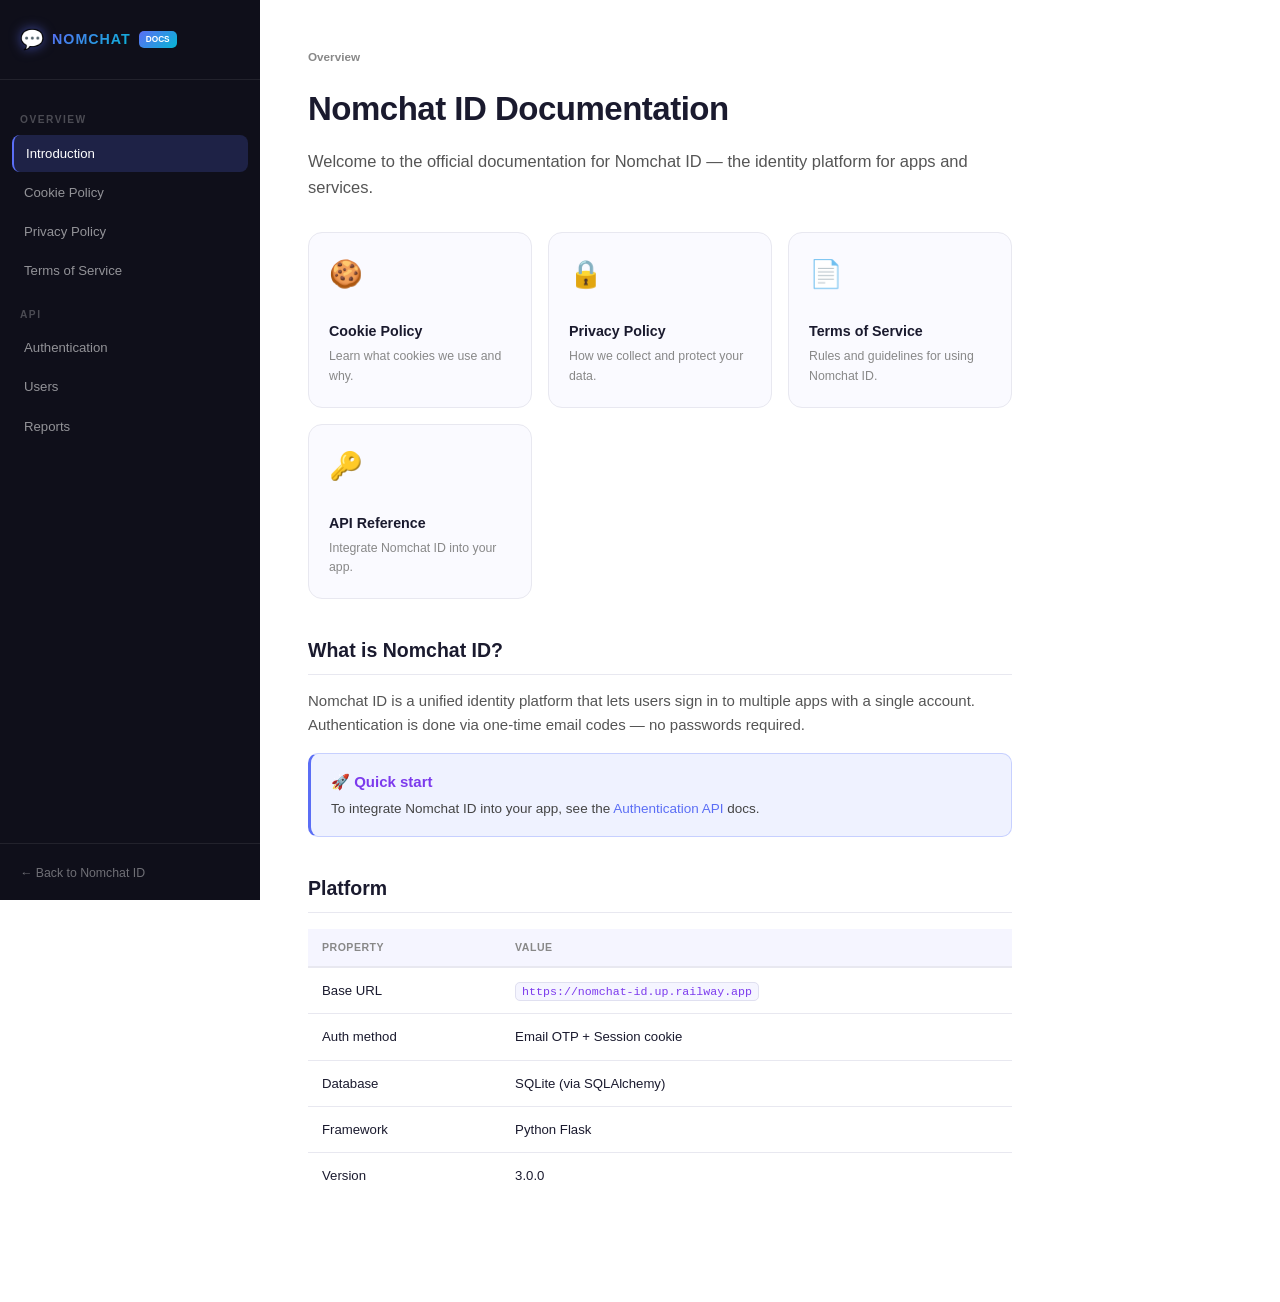
<file: docs/index.html>
<!DOCTYPE html>
<html lang="en">
<head>
    <meta charset="UTF-8">
    <meta name="viewport" content="width=device-width, initial-scale=1.0">
    <title>Nomchat ID Docs</title>
    <link rel="stylesheet" href="/docs/style.css">
</head>
<body>
    <nav class="sidebar">
        <div class="sidebar-logo">
            <span class="logo-icon">💬</span>
            <span class="logo-name">NOMCHAT</span>
            <span class="logo-badge">DOCS</span>
        </div>
        <div class="sidebar-nav">
            <div class="nav-section">Overview</div>
            <a href="/docs/index.html" class="nav-link active">Introduction</a>
            <a href="/docs/cookies.html" class="nav-link">Cookie Policy</a>
            <a href="/docs/privacy.html" class="nav-link">Privacy Policy</a>
            <a href="/docs/terms.html" class="nav-link">Terms of Service</a>
            <div class="nav-section">API</div>
            <a href="/docs/api-auth.html" class="nav-link">Authentication</a>
            <a href="/docs/api-users.html" class="nav-link">Users</a>
            <a href="/docs/api-reports.html" class="nav-link">Reports</a>
        </div>
        <div class="sidebar-footer">
            <a href="https://nomchat-id.up.railway.app" target="_blank" class="back-link">← Back to Nomchat ID</a>
        </div>
    </nav>

    <main class="content">
        <div class="content-inner">
            <div class="breadcrumb">Overview</div>
            <h1>Nomchat ID Documentation</h1>
            <p class="lead">Welcome to the official documentation for Nomchat ID — the identity platform for apps and services.</p>

            <div class="cards-grid">
                <a href="/docs/cookies.html" class="doc-card">
                    <div class="doc-card-icon">🍪</div>
                    <h3>Cookie Policy</h3>
                    <p>Learn what cookies we use and why.</p>
                </a>
                <a href="/docs/privacy.html" class="doc-card">
                    <div class="doc-card-icon">🔒</div>
                    <h3>Privacy Policy</h3>
                    <p>How we collect and protect your data.</p>
                </a>
                <a href="/docs/terms.html" class="doc-card">
                    <div class="doc-card-icon">📄</div>
                    <h3>Terms of Service</h3>
                    <p>Rules and guidelines for using Nomchat ID.</p>
                </a>
                <a href="/docs/api-auth.html" class="doc-card">
                    <div class="doc-card-icon">🔑</div>
                    <h3>API Reference</h3>
                    <p>Integrate Nomchat ID into your app.</p>
                </a>
            </div>

            <h2>What is Nomchat ID?</h2>
            <p>Nomchat ID is a unified identity platform that lets users sign in to multiple apps with a single account. Authentication is done via one-time email codes — no passwords required.</p>

            <div class="info-box">
                <strong>🚀 Quick start</strong>
                <p>To integrate Nomchat ID into your app, see the <a href="/docs/api-auth.html">Authentication API</a> docs.</p>
            </div>

            <h2>Platform</h2>
            <table class="doc-table">
                <tr><th>Property</th><th>Value</th></tr>
                <tr><td>Base URL</td><td><code>https://nomchat-id.up.railway.app</code></td></tr>
                <tr><td>Auth method</td><td>Email OTP + Session cookie</td></tr>
                <tr><td>Database</td><td>SQLite (via SQLAlchemy)</td></tr>
                <tr><td>Framework</td><td>Python Flask</td></tr>
                <tr><td>Version</td><td>3.0.0</td></tr>
            </table>
        </div>
    </main>
</body>
</html>
</file>
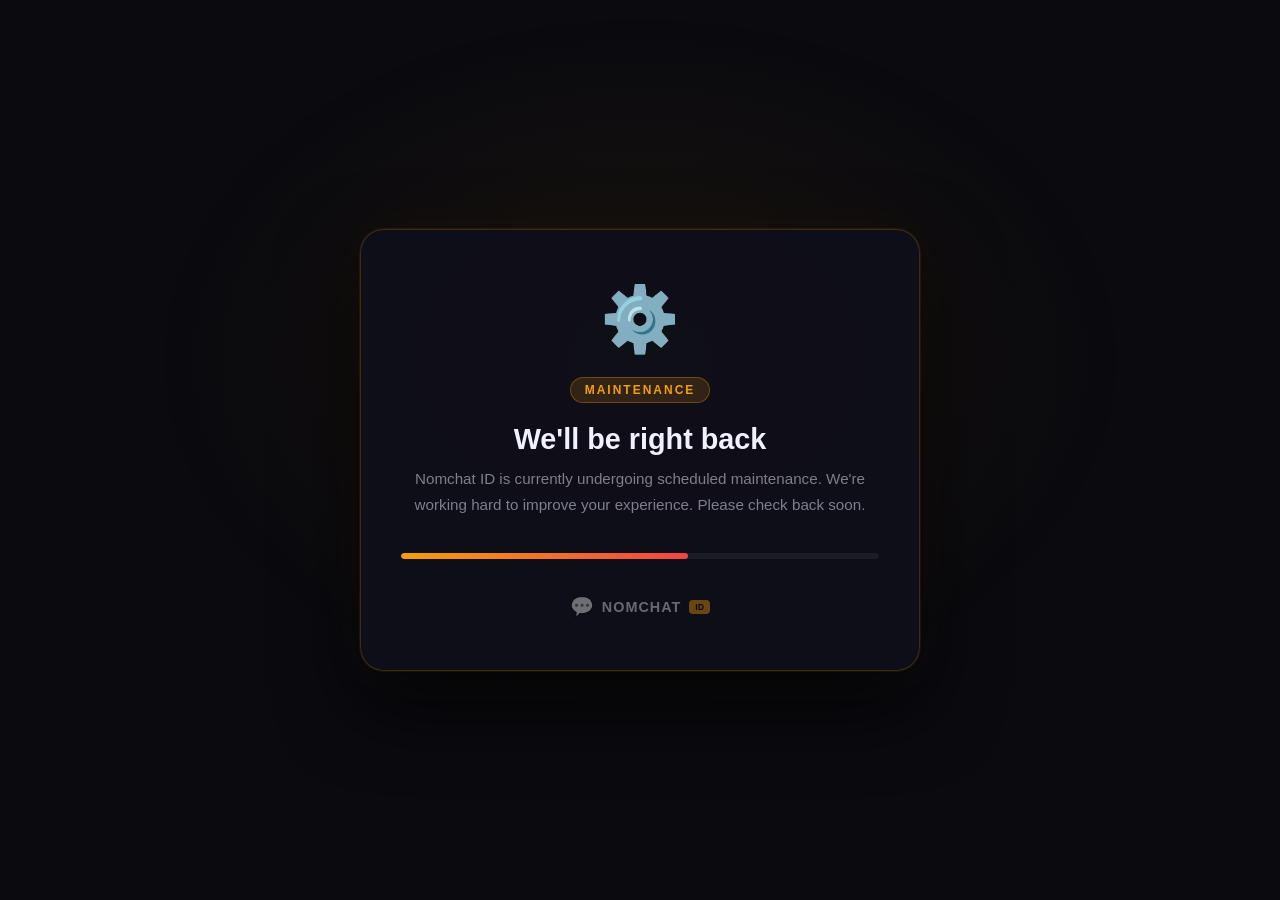
<file: maintenance.html>
<!DOCTYPE html>
<html lang="en">
<head>
    <meta charset="UTF-8">
    <meta name="viewport" content="width=device-width, initial-scale=1.0">
    <title>Maintenance — Nomchat ID</title>
    <style>
*, *::before, *::after { margin:0; padding:0; box-sizing:border-box; }
body {
    font-family:-apple-system,BlinkMacSystemFont,'Segoe UI',Arial,sans-serif;
    background:#0a0a0f; color:#f0f0ff; min-height:100vh;
    display:flex; align-items:center; justify-content:center; padding:24px;
    overflow:hidden;
}
body::before {
    content:''; position:fixed; inset:0;
    background:radial-gradient(ellipse 700px 500px at 50% 40%, rgba(245,158,11,0.07) 0%, transparent 70%);
    pointer-events:none;
}
.card {
    max-width:560px; width:100%;
    background:rgba(15,15,26,0.95);
    border:1px solid rgba(245,158,11,0.2);
    border-radius:24px; padding:52px 40px;
    text-align:center; position:relative; z-index:1;
    box-shadow:0 0 0 1px rgba(245,158,11,0.08), 0 32px 80px rgba(0,0,0,0.7), 0 0 60px rgba(245,158,11,0.05);
    animation:appear 0.5s ease;
}
@keyframes appear { from{opacity:0;transform:translateY(20px)} to{opacity:1;transform:translateY(0)} }

.icon { font-size:4em; margin-bottom:20px; display:block; animation:spin 4s linear infinite; }
@keyframes spin { 0%{transform:rotate(0deg)} 100%{transform:rotate(360deg)} }

.badge {
    display:inline-block; padding:5px 14px; border-radius:99px;
    background:rgba(245,158,11,0.15); border:1px solid rgba(245,158,11,0.3);
    color:#f59e0b; font-size:0.75em; font-weight:800;
    letter-spacing:2px; text-transform:uppercase; margin-bottom:20px;
}
h1 { font-size:1.8em; font-weight:900; margin-bottom:10px; }
.sub { color:rgba(240,240,255,0.5); font-size:0.95em; line-height:1.7; margin-bottom:36px; }

.progress-wrap { background:rgba(255,255,255,0.06); border-radius:99px; height:6px; margin-bottom:36px; overflow:hidden; }
.progress-bar {
    height:100%; border-radius:99px;
    background:linear-gradient(90deg,#f59e0b,#ef4444,#f59e0b);
    background-size:200% 100%;
    animation:progress 2s linear infinite;
    width:60%;
}
@keyframes progress { 0%{background-position:0% 0%} 100%{background-position:200% 0%} }

.logo { display:inline-flex; align-items:center; gap:8px; text-decoration:none; opacity:0.4; transition:opacity 0.2s; }
.logo:hover { opacity:0.7; }
.logo-icon { font-size:1.2em; }
.logo-name { font-weight:900; font-size:0.9em; color:#f0f0ff; letter-spacing:1px; }
.logo-badge { background:#f59e0b; color:#000; font-size:0.55em; font-weight:900; padding:2px 6px; border-radius:4px; }
    </style>
</head>
<body>
<div class="card">
    <span class="icon">⚙️</span>
    <div class="badge">Maintenance</div>
    <h1>We'll be right back</h1>
    <p class="sub">Nomchat ID is currently undergoing scheduled maintenance. We're working hard to improve your experience. Please check back soon.</p>
    <div class="progress-wrap"><div class="progress-bar"></div></div>
    <a href="/" class="logo">
        <span class="logo-icon">💬</span>
        <span class="logo-name">NOMCHAT</span>
        <span class="logo-badge">ID</span>
    </a>
</div>
</body>
</html>
</file>
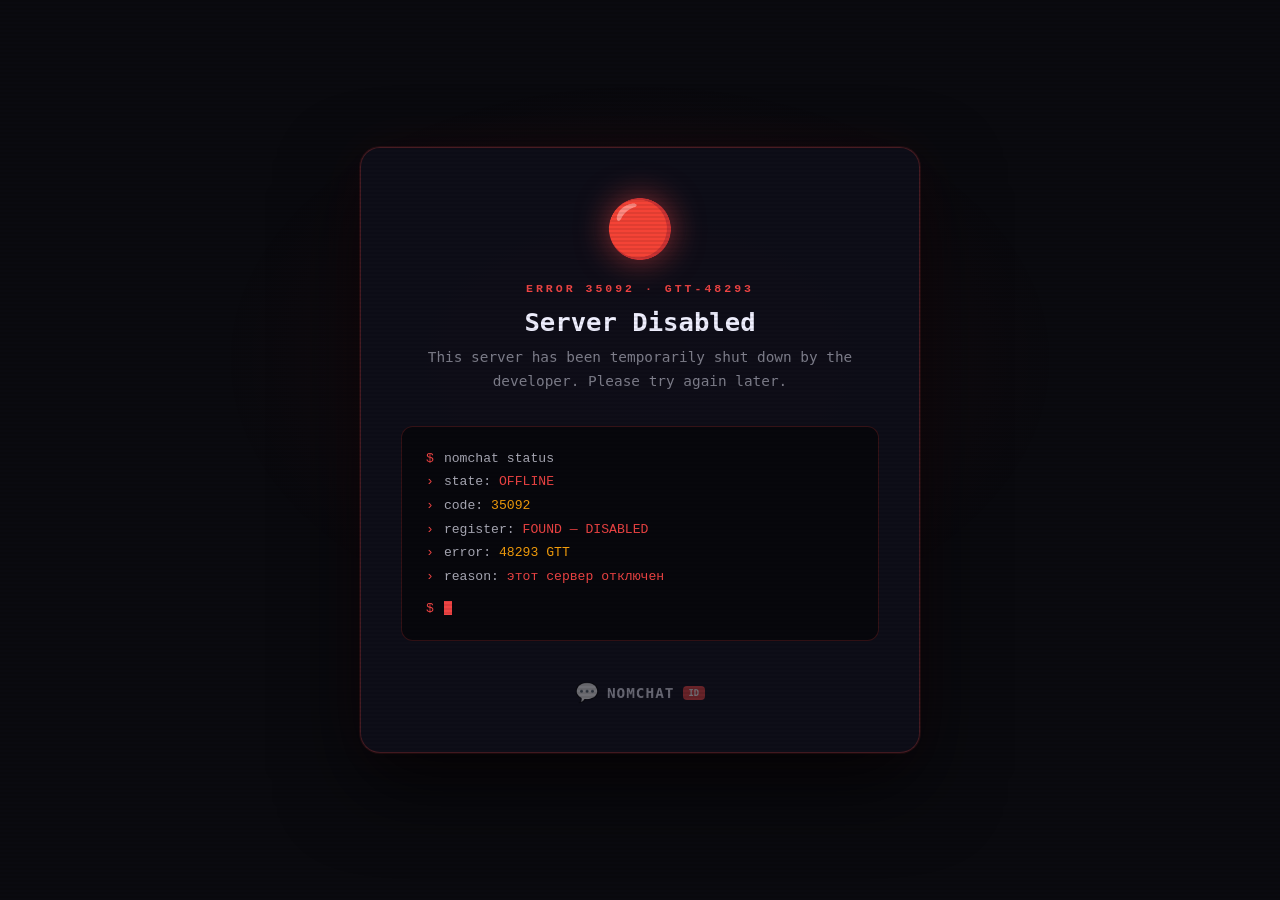
<file: offline.html>
<!DOCTYPE html>
<html lang="en">
<head>
    <meta charset="UTF-8">
    <meta name="viewport" content="width=device-width, initial-scale=1.0">
    <title>35092 — Server Disabled</title>
    <style>
        *, *::before, *::after { margin: 0; padding: 0; box-sizing: border-box; }
        body {
            font-family: -apple-system, BlinkMacSystemFont, 'Segoe UI', monospace, Arial, sans-serif;
            background: #0a0a0f;
            color: #f0f0ff;
            min-height: 100vh;
            display: flex;
            align-items: center;
            justify-content: center;
            padding: 24px;
            overflow: hidden;
        }

        /* Scanlines effect */
        body::before {
            content: '';
            position: fixed; inset: 0;
            background: repeating-linear-gradient(
                0deg,
                transparent,
                transparent 2px,
                rgba(0,0,0,0.08) 2px,
                rgba(0,0,0,0.08) 4px
            );
            pointer-events: none; z-index: 10;
        }

        /* Red glow bg */
        body::after {
            content: '';
            position: fixed; inset: 0;
            background: radial-gradient(ellipse 600px 400px at 50% 40%, rgba(239,68,68,0.08) 0%, transparent 70%);
            pointer-events: none;
        }

        .card {
            max-width: 560px; width: 100%;
            background: rgba(15,15,26,0.95);
            border: 1px solid rgba(239,68,68,0.25);
            border-radius: 20px;
            padding: 48px 40px;
            text-align: center;
            position: relative; z-index: 1;
            box-shadow: 0 0 0 1px rgba(239,68,68,0.1), 0 32px 80px rgba(0,0,0,0.7), 0 0 60px rgba(239,68,68,0.06);
            animation: appear 0.5s ease;
        }
        @keyframes appear {
            from { opacity: 0; transform: translateY(20px); }
            to   { opacity: 1; transform: translateY(0); }
        }

        .error-icon {
            font-size: 3.5em;
            margin-bottom: 20px;
            display: block;
            animation: pulse 2s ease-in-out infinite;
            filter: drop-shadow(0 0 16px rgba(239,68,68,0.6));
        }
        @keyframes pulse {
            0%, 100% { transform: scale(1); }
            50%       { transform: scale(1.05); }
        }

        .error-code {
            font-size: 0.72em;
            font-weight: 800;
            letter-spacing: 3px;
            text-transform: uppercase;
            color: #ef4444;
            margin-bottom: 12px;
            font-family: 'Courier New', monospace;
        }

        h1 {
            font-size: 1.6em;
            font-weight: 900;
            margin-bottom: 8px;
            color: #f0f0ff;
        }

        .sub {
            font-size: 0.9em;
            color: rgba(240,240,255,0.5);
            line-height: 1.7;
            margin-bottom: 32px;
        }

        .terminal {
            background: rgba(0,0,0,0.5);
            border: 1px solid rgba(239,68,68,0.2);
            border-radius: 12px;
            padding: 20px 24px;
            text-align: left;
            font-family: 'Courier New', monospace;
            font-size: 0.82em;
            line-height: 1.8;
            margin-bottom: 32px;
        }
        .t-line { display: flex; gap: 10px; }
        .t-prompt { color: #ef4444; flex-shrink: 0; }
        .t-text { color: rgba(240,240,255,0.7); }
        .t-val { color: #f59e0b; }
        .t-err { color: #ef4444; }
        .t-ok  { color: #10b981; }

        .logo {
            display: inline-flex; align-items: center; gap: 8px;
            text-decoration: none;
            opacity: 0.4;
            transition: opacity 0.2s;
            margin-top: 8px;
        }
        .logo:hover { opacity: 0.7; }
        .logo-icon { font-size: 1.2em; }
        .logo-name { font-weight: 900; font-size: 0.9em; color: #f0f0ff; letter-spacing: 1px; }
        .logo-badge { background: #ef4444; color: #fff; font-size: 0.55em; font-weight: 900; padding: 2px 6px; border-radius: 4px; }

        /* Blinking cursor */
        .cursor {
            display: inline-block; width: 8px; height: 14px;
            background: #ef4444; vertical-align: middle;
            animation: blink 1s step-end infinite;
        }
        @keyframes blink { 0%,100%{opacity:1} 50%{opacity:0} }
    </style>
</head>
<body>
<div class="card">
    <span class="error-icon">🔴</span>
    <div class="error-code">ERROR 35092 · GTT-48293</div>
    <h1>Server Disabled</h1>
    <p class="sub">This server has been temporarily shut down by the developer. Please try again later.</p>

    <div class="terminal">
        <div class="t-line"><span class="t-prompt">$</span><span class="t-text">nomchat status</span></div>
        <div class="t-line"><span class="t-prompt">›</span><span class="t-text">state: <span class="t-err">OFFLINE</span></span></div>
        <div class="t-line"><span class="t-prompt">›</span><span class="t-text">code: <span class="t-val">35092</span></span></div>
        <div class="t-line"><span class="t-prompt">›</span><span class="t-text">register: <span class="t-err">FOUND — DISABLED</span></span></div>
        <div class="t-line"><span class="t-prompt">›</span><span class="t-text">error: <span class="t-val">48293 GTT</span></span></div>
        <div class="t-line"><span class="t-prompt">›</span><span class="t-text">reason: <span class="t-err">этот сервер отключен</span></span></div>
        <div class="t-line" style="margin-top:8px"><span class="t-prompt">$</span><span class="t-text"><span class="cursor"></span></span></div>
    </div>

    <a href="/" class="logo">
        <span class="logo-icon">💬</span>
        <span class="logo-name">NOMCHAT</span>
        <span class="logo-badge">ID</span>
    </a>
</div>
</body>
</html>
</file>
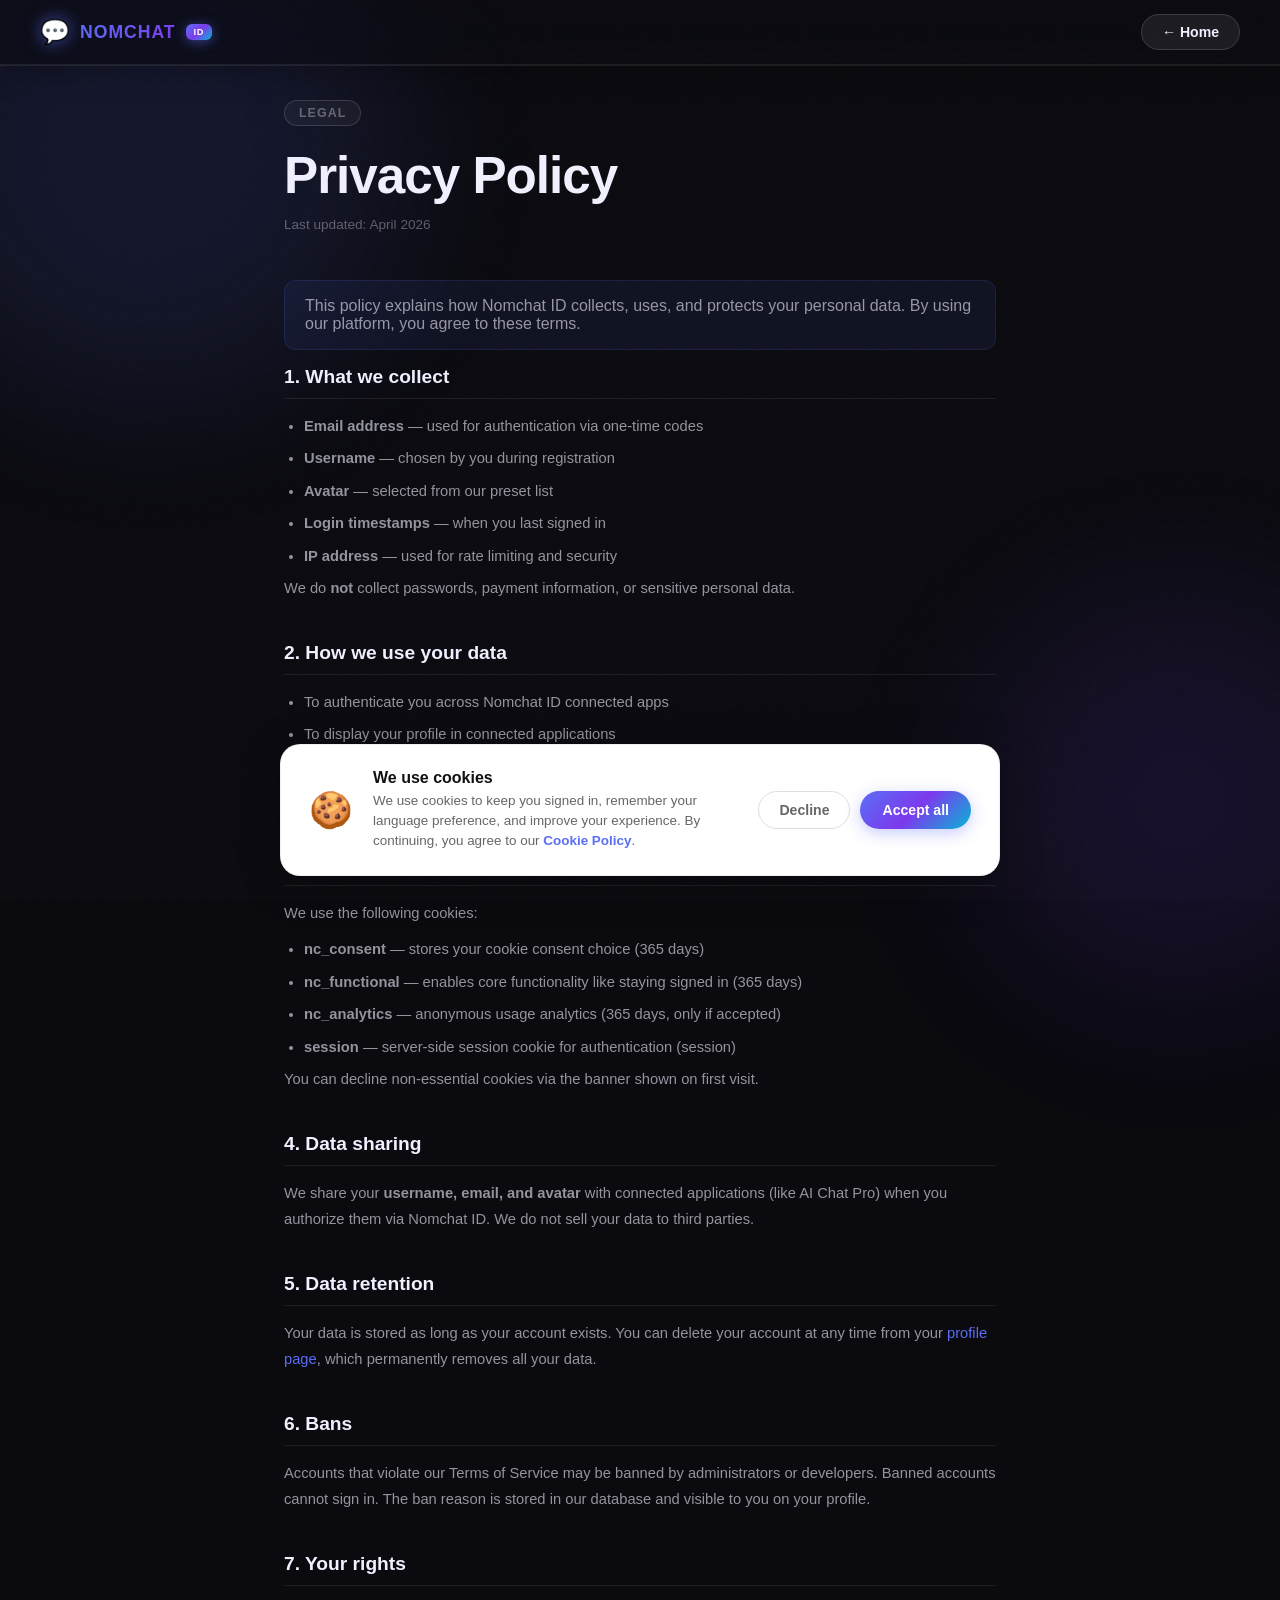
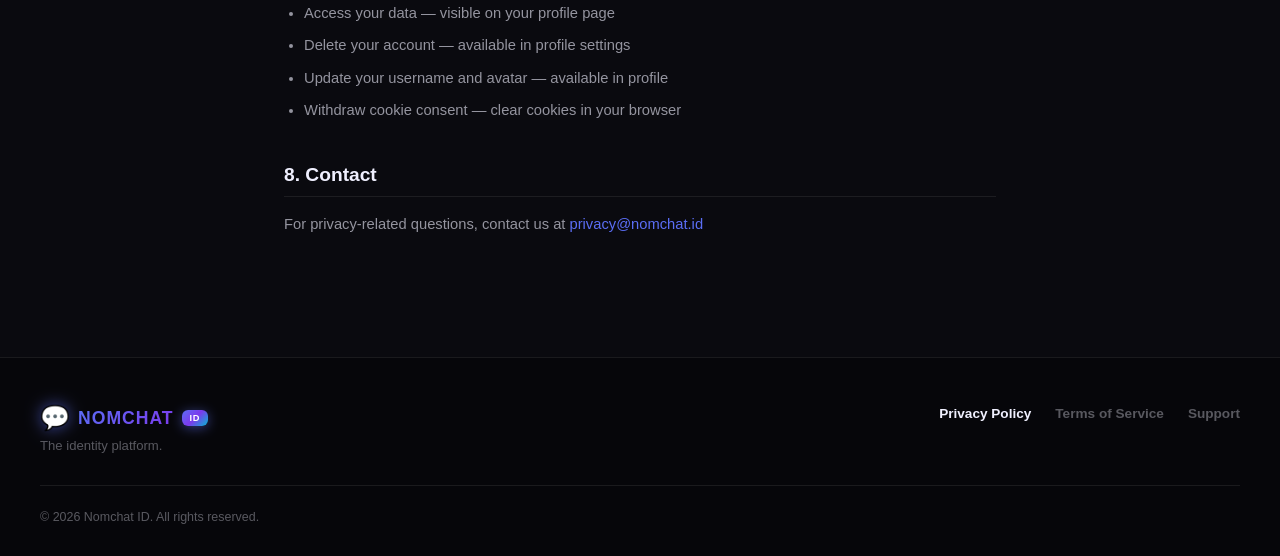
<file: privacy.html>
<!DOCTYPE html>
<html lang="en">
<head>
    <meta charset="UTF-8">
    <meta name="viewport" content="width=device-width, initial-scale=1.0">
    <title>Privacy Policy — Nomchat ID</title>
    <link rel="stylesheet" href="main.css">
    <style>
        .policy-wrap { max-width: 760px; margin: 0 auto; padding: 100px 24px 80px; position: relative; z-index: 1; }
        .policy-badge { display: inline-block; padding: 5px 14px; border-radius: 99px; background: var(--surface); border: 1px solid var(--border2); color: var(--text3); font-size: 0.78em; font-weight: 700; letter-spacing: 1px; text-transform: uppercase; margin-bottom: 20px; }
        .policy-title { font-size: clamp(2em, 5vw, 3.2em); font-weight: 900; letter-spacing: -1px; margin-bottom: 12px; }
        .policy-updated { color: var(--text3); font-size: 0.85em; margin-bottom: 48px; }
        .policy-section { margin-bottom: 40px; }
        .policy-section h2 { font-size: 1.2em; font-weight: 800; margin-bottom: 14px; padding-bottom: 10px; border-bottom: 1px solid var(--border); }
        .policy-section p, .policy-section li { font-size: 0.92em; color: var(--text2); line-height: 1.8; margin-bottom: 10px; }
        .policy-section ul { padding-left: 20px; }
        .policy-section li { margin-bottom: 6px; }
        .policy-section a { color: var(--accent); text-decoration: none; }
        .policy-section a:hover { text-decoration: underline; }
        .highlight { background: rgba(91,110,245,0.08); border: 1px solid rgba(91,110,245,0.15); border-radius: 12px; padding: 16px 20px; margin-bottom: 16px; }
        .highlight p { margin: 0; color: var(--text2); }
    </style>
</head>
<body>
<div class="orb orb-1"></div>
<div class="orb orb-2"></div>

<header class="nc-header">
    <div class="nc-header-inner">
        <a href="index.html" class="nc-logo">
            <span class="nc-logo-icon">💬</span>
            <span class="nc-logo-name">NOMCHAT</span>
            <span class="nc-logo-badge">ID</span>
        </a>
        <div style="margin-left:auto">
            <a href="index.html" class="nc-header-btn">← Home</a>
        </div>
    </div>
</header>

<div class="policy-wrap">
    <div class="policy-badge">Legal</div>
    <h1 class="policy-title">Privacy Policy</h1>
    <p class="policy-updated">Last updated: April 2026</p>

    <div class="highlight">
        <p>This policy explains how Nomchat ID collects, uses, and protects your personal data. By using our platform, you agree to these terms.</p>
    </div>

    <div class="policy-section">
        <h2>1. What we collect</h2>
        <ul>
            <li><strong>Email address</strong> — used for authentication via one-time codes</li>
            <li><strong>Username</strong> — chosen by you during registration</li>
            <li><strong>Avatar</strong> — selected from our preset list</li>
            <li><strong>Login timestamps</strong> — when you last signed in</li>
            <li><strong>IP address</strong> — used for rate limiting and security</li>
        </ul>
        <p>We do <strong>not</strong> collect passwords, payment information, or sensitive personal data.</p>
    </div>

    <div class="policy-section">
        <h2>2. How we use your data</h2>
        <ul>
            <li>To authenticate you across Nomchat ID connected apps</li>
            <li>To display your profile in connected applications</li>
            <li>To prevent abuse and enforce our Terms of Service</li>
            <li>To send verification codes to your email</li>
        </ul>
    </div>

    <div class="policy-section">
        <h2>3. Cookies</h2>
        <p>We use the following cookies:</p>
        <ul>
            <li><strong>nc_consent</strong> — stores your cookie consent choice (365 days)</li>
            <li><strong>nc_functional</strong> — enables core functionality like staying signed in (365 days)</li>
            <li><strong>nc_analytics</strong> — anonymous usage analytics (365 days, only if accepted)</li>
            <li><strong>session</strong> — server-side session cookie for authentication (session)</li>
        </ul>
        <p>You can decline non-essential cookies via the banner shown on first visit.</p>
    </div>

    <div class="policy-section">
        <h2>4. Data sharing</h2>
        <p>We share your <strong>username, email, and avatar</strong> with connected applications (like AI Chat Pro) when you authorize them via Nomchat ID. We do not sell your data to third parties.</p>
    </div>

    <div class="policy-section">
        <h2>5. Data retention</h2>
        <p>Your data is stored as long as your account exists. You can delete your account at any time from your <a href="profile.html">profile page</a>, which permanently removes all your data.</p>
    </div>

    <div class="policy-section">
        <h2>6. Bans</h2>
        <p>Accounts that violate our Terms of Service may be banned by administrators or developers. Banned accounts cannot sign in. The ban reason is stored in our database and visible to you on your profile.</p>
    </div>

    <div class="policy-section">
        <h2>7. Your rights</h2>
        <ul>
            <li>Access your data — visible on your profile page</li>
            <li>Delete your account — available in profile settings</li>
            <li>Update your username and avatar — available in profile</li>
            <li>Withdraw cookie consent — clear cookies in your browser</li>
        </ul>
    </div>

    <div class="policy-section">
        <h2>8. Contact</h2>
        <p>For privacy-related questions, contact us at <a href="mailto:privacy@nomchat.id">privacy@nomchat.id</a></p>
    </div>
</div>

<footer class="nc-footer">
    <div class="nc-footer-inner">
        <div>
            <a href="index.html" class="nc-footer-logo">
                <span class="nc-logo-icon">💬</span>
                <span class="nc-logo-name">NOMCHAT</span>
                <span class="nc-logo-badge">ID</span>
            </a>
            <p class="nc-footer-tagline">The identity platform.</p>
        </div>
        <div class="nc-footer-links">
            <a href="https://nomchat-id.up.railway.app/docs/privacy.html" target="_blank" style="color:var(--text)">Privacy Policy</a>
            <a href="https://nomchat-id.up.railway.app/docs/terms.html" target="_blank">Terms of Service</a>
            <a href="https://nomchat-id.up.railway.app/docs/report.html" target="_blank">Support</a>
        </div>
    </div>
    <div class="nc-footer-bottom">© 2026 Nomchat ID. All rights reserved.</div>
</footer>
<script src="cookies.js"></script>
</body>
</html>
</file>
<file: docs/style.css>
*, *::before, *::after { margin: 0; padding: 0; box-sizing: border-box; }

:root {
    --bg: #ffffff;
    --sidebar-bg: #0f0f1a;
    --sidebar-w: 260px;
    --text: #1a1a2e;
    --text2: #555;
    --text3: #888;
    --border: #e8e8f0;
    --accent: #5b6ef5;
    --accent2: #7c3aed;
    --green: #10b981;
    --red: #ef4444;
    --gold: #f59e0b;
    --code-bg: #f5f5ff;
    --grad: linear-gradient(135deg, #5b6ef5, #7c3aed);
}

body {
    font-family: -apple-system, BlinkMacSystemFont, 'Segoe UI', Arial, sans-serif;
    background: var(--bg);
    color: var(--text);
    display: flex;
    min-height: 100vh;
    font-size: 15px;
    line-height: 1.6;
}

/* ── SIDEBAR ── */
.sidebar {
    width: var(--sidebar-w);
    background: var(--sidebar-bg);
    position: fixed; top: 0; left: 0; bottom: 0;
    display: flex; flex-direction: column;
    overflow-y: auto;
    z-index: 10;
}

.sidebar-logo {
    padding: 24px 20px;
    display: flex; align-items: center; gap: 8px;
    border-bottom: 1px solid rgba(255,255,255,0.08);
    flex-shrink: 0;
}
.logo-icon { font-size: 1.3em; filter: drop-shadow(0 0 6px rgba(91,110,245,0.6)); }
.logo-name {
    font-weight: 900; font-size: 0.95em; letter-spacing: 1px;
    background: linear-gradient(135deg, #5b6ef5, #06b6d4);
    -webkit-background-clip: text; -webkit-text-fill-color: transparent;
    background-clip: text;
}
.logo-badge {
    background: linear-gradient(135deg, #5b6ef5, #06b6d4);
    color: #fff; font-size: 0.55em; font-weight: 900;
    padding: 2px 7px; border-radius: 5px;
}

.sidebar-nav { flex: 1; padding: 16px 12px; }
.nav-section {
    font-size: 0.68em; font-weight: 800; letter-spacing: 1.5px;
    text-transform: uppercase; color: rgba(255,255,255,0.25);
    padding: 16px 8px 6px;
}
.nav-link {
    display: block; padding: 8px 12px; border-radius: 8px;
    color: rgba(255,255,255,0.55); font-size: 0.88em; font-weight: 500;
    text-decoration: none; transition: all 0.15s; margin-bottom: 2px;
}
.nav-link:hover { background: rgba(255,255,255,0.07); color: rgba(255,255,255,0.9); }
.nav-link.active {
    background: rgba(91,110,245,0.2); color: #fff;
    border-left: 2px solid #5b6ef5;
}

.sidebar-footer {
    padding: 16px 20px;
    border-top: 1px solid rgba(255,255,255,0.08);
    flex-shrink: 0;
}
.back-link {
    color: rgba(255,255,255,0.4); font-size: 0.82em;
    text-decoration: none; transition: color 0.2s;
}
.back-link:hover { color: rgba(255,255,255,0.8); }

/* ── CONTENT ── */
.content { margin-left: var(--sidebar-w); flex: 1; }
.content-inner {
    max-width: 800px; padding: 48px 48px 80px;
}

.breadcrumb {
    font-size: 0.78em; color: var(--text3); margin-bottom: 16px;
    font-weight: 600;
}

h1 { font-size: 2.2em; font-weight: 900; letter-spacing: -0.5px; margin-bottom: 12px; color: var(--text); }
h2 { font-size: 1.3em; font-weight: 800; margin: 36px 0 14px; color: var(--text); padding-bottom: 8px; border-bottom: 1px solid var(--border); }
h3 { font-size: 1.05em; font-weight: 700; margin: 24px 0 10px; color: var(--text); }
h4 { font-size: 0.85em; font-weight: 700; color: var(--text3); text-transform: uppercase; letter-spacing: 0.5px; margin: 16px 0 8px; }

p { color: var(--text2); margin-bottom: 14px; }
.lead { font-size: 1.1em; color: var(--text2); margin-bottom: 32px; }

a { color: var(--accent); text-decoration: none; }
a:hover { text-decoration: underline; }

ul, ol { padding-left: 20px; color: var(--text2); margin-bottom: 14px; }
li { margin-bottom: 6px; }

/* ── CODE ── */
code {
    background: var(--code-bg); border: 1px solid #e0e0f0;
    padding: 2px 6px; border-radius: 5px;
    font-family: 'Courier New', monospace; font-size: 0.88em;
    color: var(--accent2);
}
pre {
    background: #1a1a2e; border-radius: 12px;
    padding: 20px 24px; margin: 12px 0 20px;
    overflow-x: auto;
}
pre code {
    background: none; border: none; padding: 0;
    color: #e0e0ff; font-size: 0.88em; line-height: 1.7;
}

/* ── TABLE ── */
.doc-table {
    width: 100%; border-collapse: collapse;
    margin: 16px 0 24px; font-size: 0.88em;
}
.doc-table th {
    background: #f5f5ff; padding: 10px 14px;
    text-align: left; font-weight: 700; font-size: 0.8em;
    text-transform: uppercase; letter-spacing: 0.5px;
    color: var(--text3); border-bottom: 2px solid var(--border);
}
.doc-table td {
    padding: 12px 14px; border-bottom: 1px solid var(--border);
    vertical-align: top;
}
.doc-table tr:last-child td { border-bottom: none; }
.doc-table tr:hover td { background: #fafaff; }

/* ── BOXES ── */
.info-box {
    background: #eff2ff; border: 1px solid #c7d0ff;
    border-left: 3px solid var(--accent);
    border-radius: 10px; padding: 16px 20px; margin: 16px 0;
}
.info-box strong { display: block; margin-bottom: 4px; color: var(--accent2); }
.info-box p { margin: 0; color: #444; font-size: 0.9em; }

.warning-box {
    background: #fffbeb; border: 1px solid #fde68a;
    border-left: 3px solid var(--gold);
    border-radius: 10px; padding: 16px 20px; margin: 16px 0;
}
.warning-box strong { display: block; margin-bottom: 4px; color: #92400e; }
.warning-box p { margin: 0; color: #78350f; font-size: 0.9em; }

/* ── CARDS ── */
.cards-grid { display: grid; grid-template-columns: repeat(auto-fill, minmax(180px, 1fr)); gap: 16px; margin: 24px 0 36px; }
.doc-card {
    background: #fafaff; border: 1px solid var(--border);
    border-radius: 14px; padding: 20px;
    text-decoration: none; color: var(--text);
    transition: all 0.2s; display: block;
}
.doc-card:hover { border-color: rgba(91,110,245,0.4); transform: translateY(-2px); box-shadow: 0 8px 24px rgba(91,110,245,0.1); text-decoration: none; }
.doc-card-icon { font-size: 1.8em; margin-bottom: 10px; }
.doc-card h3 { font-size: 0.95em; font-weight: 800; margin-bottom: 4px; color: var(--text); }
.doc-card p { font-size: 0.82em; color: var(--text3); margin: 0; }

/* ── ENDPOINT ── */
.endpoint { background: #fafaff; border: 1px solid var(--border); border-radius: 14px; padding: 24px; margin-bottom: 24px; }
.endpoint-header { display: flex; align-items: center; gap: 12px; margin-bottom: 12px; }
.method { padding: 4px 10px; border-radius: 6px; font-size: 0.78em; font-weight: 900; letter-spacing: 0.5px; }
.method.get  { background: #dcfce7; color: #166534; }
.method.post { background: #dbeafe; color: #1e40af; }
.method.delete { background: #fee2e2; color: #991b1b; }
.endpoint-header code { font-size: 0.95em; font-weight: 700; background: none; border: none; color: var(--text); padding: 0; }

/* ── FLOW ── */
.flow-steps { display: flex; flex-direction: column; gap: 12px; margin: 16px 0 28px; }
.flow-step { display: flex; align-items: flex-start; gap: 16px; }
.step-num {
    width: 32px; height: 32px; border-radius: 50%; flex-shrink: 0;
    background: var(--grad); color: #fff;
    display: flex; align-items: center; justify-content: center;
    font-size: 0.85em; font-weight: 900;
}
.flow-step strong { display: block; font-size: 0.95em; margin-bottom: 2px; }
.flow-step p { margin: 0; font-size: 0.85em; color: var(--text3); }

/* ── BADGES ── */
.badge { padding: 3px 8px; border-radius: 99px; font-size: 0.75em; font-weight: 700; }
.badge-required   { background: #fee2e2; color: #991b1b; }
.badge-functional { background: #dbeafe; color: #1e40af; }
.badge-analytics  { background: #f3e8ff; color: #6b21a8; }

/* ── RESPONSIVE ── */
@media (max-width: 768px) {
    .sidebar { display: none; }
    .content { margin-left: 0; }
    .content-inner { padding: 24px 20px 60px; }
}
</file>
<file: main.css>
/* ═══════════════════════════════════════════════════════════
   NOMCHAT ID — MEGA DESIGN v3.0
   Inspired by Supercell ID × Apple × Linear
═══════════════════════════════════════════════════════════ */

*, *::before, *::after { margin: 0; padding: 0; box-sizing: border-box; }

:root {
    --bg: #0a0a0f;
    --bg2: #0f0f1a;
    --bg3: #13131f;
    --surface: rgba(255,255,255,0.04);
    --surface2: rgba(255,255,255,0.07);
    --border: rgba(255,255,255,0.08);
    --border2: rgba(255,255,255,0.14);
    --text: #f0f0ff;
    --text2: rgba(240,240,255,0.6);
    --text3: rgba(240,240,255,0.35);
    --accent: #5b6ef5;
    --accent2: #7c3aed;
    --cyan: #06b6d4;
    --green: #10b981;
    --gold: #f59e0b;
    --red: #ef4444;
    --grad: linear-gradient(135deg, #5b6ef5 0%, #7c3aed 50%, #06b6d4 100%);
    --grad2: linear-gradient(135deg, #0f0f1a 0%, #1a1a3e 100%);
    --glow: 0 0 40px rgba(91,110,245,0.3);
    --glow2: 0 0 80px rgba(91,110,245,0.15);
    --radius: 20px;
    --radius2: 14px;
    --shadow: 0 24px 64px rgba(0,0,0,0.6);
}

html { scroll-behavior: smooth; }

body {
    font-family: -apple-system, BlinkMacSystemFont, 'SF Pro Display', 'Segoe UI', Arial, sans-serif;
    background: var(--bg);
    color: var(--text);
    min-height: 100vh;
    overflow-x: hidden;
}

/* ── CANVAS BACKGROUND ── */
#nc-canvas {
    position: fixed; inset: 0; z-index: 0;
    pointer-events: none;
}

/* ── HEADER ── */
.nc-header {
    position: fixed; top: 0; left: 0; right: 0; z-index: 100;
    padding: 0 24px;
    background: rgba(10,10,15,0.7);
    backdrop-filter: blur(24px) saturate(180%);
    -webkit-backdrop-filter: blur(24px) saturate(180%);
    border-bottom: 1px solid var(--border);
    transition: all 0.3s;
}
.nc-header.scrolled {
    background: rgba(10,10,15,0.95);
    box-shadow: 0 1px 0 var(--border), var(--glow2);
}
.nc-header-inner {
    max-width: 1200px; margin: 0 auto;
    height: 64px;
    display: flex; align-items: center; gap: 32px;
}

/* ── LOGO ── */
.nc-logo {
    display: flex; align-items: center; gap: 10px;
    text-decoration: none; flex-shrink: 0;
}
.nc-logo-icon {
    font-size: 1.5em; line-height: 1;
    filter: drop-shadow(0 0 8px rgba(91,110,245,0.6));
}
.nc-logo-name {
    font-size: 1.1em; font-weight: 900;
    background: var(--grad);
    -webkit-background-clip: text; -webkit-text-fill-color: transparent;
    background-clip: text;
    letter-spacing: 1px;
}
.nc-logo-badge {
    background: var(--grad);
    color: #fff; font-size: 0.58em; font-weight: 900;
    padding: 3px 8px; border-radius: 6px;
    letter-spacing: 0.5px;
    box-shadow: 0 2px 12px rgba(91,110,245,0.5);
}

/* ── NAV ── */
.nc-nav {
    display: flex; align-items: center; gap: 4px;
    flex: 1;
}
.nc-nav-link {
    padding: 8px 16px; border-radius: 10px;
    color: var(--text2); font-size: 0.9em; font-weight: 600;
    text-decoration: none;
    transition: all 0.2s;
    position: relative;
}
.nc-nav-link:hover { color: var(--text); background: var(--surface2); }
.nc-nav-link.active {
    color: var(--text);
    background: var(--surface2);
}
.nc-nav-link.active::after {
    content: '';
    position: absolute; bottom: 4px; left: 50%; transform: translateX(-50%);
    width: 16px; height: 2px;
    background: var(--grad); border-radius: 99px;
}

/* ── HEADER BUTTONS ── */
.nc-header-btn {
    padding: 9px 20px; border-radius: 99px;
    background: var(--surface2); border: 1px solid var(--border2);
    color: var(--text); font-size: 0.88em; font-weight: 700;
    text-decoration: none; transition: all 0.2s;
    white-space: nowrap;
}
.nc-header-btn:hover {
    background: var(--surface);
    border-color: rgba(91,110,245,0.5);
    box-shadow: 0 0 20px rgba(91,110,245,0.2);
}
.nc-header-logout {
    padding: 9px 20px; border-radius: 99px;
    background: transparent; border: 1px solid var(--border2);
    color: var(--text2); font-size: 0.88em; font-weight: 700;
    cursor: pointer; transition: all 0.2s; font-family: inherit;
}
.nc-header-logout:hover { color: var(--red); border-color: var(--red); }

/* ── LANG BUTTON ── */
.lang-btn {
    padding: 7px 14px; border-radius: 99px;
    background: var(--surface); border: 1px solid var(--border2);
    color: var(--text2); font-size: 0.82em; font-weight: 700;
    cursor: pointer; transition: all 0.2s; font-family: inherit;
    margin-left: 8px; white-space: nowrap;
}
.lang-btn:hover { color: var(--text); border-color: rgba(91,110,245,0.5); }

/* ── HERO ── */
.nc-hero {
    position: relative; z-index: 1;
    padding: 160px 24px 120px;
    text-align: center;
    overflow: hidden;
}
.nc-hero::before {
    content: '';
    position: absolute; top: -200px; left: 50%; transform: translateX(-50%);
    width: 800px; height: 800px;
    background: radial-gradient(circle, rgba(91,110,245,0.15) 0%, rgba(124,58,237,0.08) 40%, transparent 70%);
    pointer-events: none;
}
.nc-hero-inner {
    max-width: 800px; margin: 0 auto;
    position: relative;
}

/* ── HERO LOGO ── */
.nc-hero-logo {
    display: inline-flex; align-items: center; gap: 10px;
    background: var(--surface); border: 1px solid var(--border2);
    padding: 10px 20px; border-radius: 99px;
    margin-bottom: 40px;
    backdrop-filter: blur(12px);
    animation: fadeDown 0.6s ease both;
}
.nc-hero-logo-icon { font-size: 1.4em; filter: drop-shadow(0 0 8px rgba(91,110,245,0.8)); }
.nc-hero-logo-name {
    font-size: 1em; font-weight: 900; letter-spacing: 1px;
    background: var(--grad); -webkit-background-clip: text;
    -webkit-text-fill-color: transparent; background-clip: text;
}
.nc-hero-logo-badge {
    background: var(--grad); color: #fff;
    font-size: 0.6em; font-weight: 900;
    padding: 2px 7px; border-radius: 5px;
}

/* ── HERO TITLE ── */
.nc-hero-title {
    font-size: clamp(2.8em, 7vw, 5.5em);
    font-weight: 900; line-height: 1.05;
    letter-spacing: -2px;
    margin-bottom: 24px;
    animation: fadeUp 0.7s 0.1s ease both;
}
.nc-hero-title .grad-text {
    background: var(--grad);
    -webkit-background-clip: text; -webkit-text-fill-color: transparent;
    background-clip: text;
}
.nc-hero-sub {
    font-size: 1.2em; color: var(--text2); line-height: 1.7;
    max-width: 560px; margin: 0 auto 48px;
    animation: fadeUp 0.7s 0.2s ease both;
}

/* ── HERO ACTIONS ── */
.nc-hero-actions {
    display: flex; gap: 16px; justify-content: center; flex-wrap: wrap;
    margin-bottom: 64px;
    animation: fadeUp 0.7s 0.3s ease both;
}
.nc-btn-primary {
    padding: 16px 36px; border-radius: 99px;
    background: var(--grad);
    color: #fff; font-size: 1em; font-weight: 800;
    text-decoration: none; border: none; cursor: pointer;
    transition: all 0.3s; font-family: inherit;
    box-shadow: 0 8px 32px rgba(91,110,245,0.4);
    position: relative; overflow: hidden;
}
.nc-btn-primary::before {
    content: '';
    position: absolute; inset: 0;
    background: linear-gradient(135deg, rgba(255,255,255,0.15) 0%, transparent 60%);
    opacity: 0; transition: opacity 0.3s;
}
.nc-btn-primary:hover { transform: translateY(-2px); box-shadow: 0 12px 40px rgba(91,110,245,0.55); }
.nc-btn-primary:hover::before { opacity: 1; }
.nc-btn-primary:active { transform: translateY(0); }

.nc-btn-outline {
    padding: 15px 36px; border-radius: 99px;
    background: var(--surface); border: 1px solid var(--border2);
    color: var(--text); font-size: 1em; font-weight: 700;
    text-decoration: none; cursor: pointer;
    transition: all 0.3s; font-family: inherit;
    backdrop-filter: blur(12px);
}
.nc-btn-outline:hover {
    background: var(--surface2); border-color: rgba(91,110,245,0.5);
    transform: translateY(-2px);
    box-shadow: 0 8px 24px rgba(91,110,245,0.15);
}

/* ── STATS ── */
.nc-stats {
    display: flex; gap: 0; justify-content: center;
    background: var(--surface); border: 1px solid var(--border);
    border-radius: var(--radius); overflow: hidden;
    backdrop-filter: blur(12px);
    animation: fadeUp 0.7s 0.4s ease both;
    max-width: 480px; margin: 0 auto;
}
.nc-stat {
    flex: 1; padding: 24px 20px; text-align: center;
    border-right: 1px solid var(--border);
    transition: background 0.2s;
}
.nc-stat:last-child { border-right: none; }
.nc-stat:hover { background: var(--surface2); }
.nc-stat-num {
    font-size: 2em; font-weight: 900;
    background: var(--grad); -webkit-background-clip: text;
    -webkit-text-fill-color: transparent; background-clip: text;
    line-height: 1;
}
.nc-stat-lbl { font-size: 0.78em; color: var(--text3); margin-top: 6px; font-weight: 600; text-transform: uppercase; letter-spacing: 0.5px; }

/* ── SECTIONS ── */
.nc-section {
    position: relative; z-index: 1;
    padding: 100px 24px;
}
.nc-section-inner { max-width: 1200px; margin: 0 auto; }
.nc-section-gray { background: rgba(255,255,255,0.02); }
.nc-section-blue {
    background: linear-gradient(135deg, rgba(91,110,245,0.08) 0%, rgba(124,58,237,0.05) 100%);
    border-top: 1px solid var(--border);
    border-bottom: 1px solid var(--border);
}
.nc-section-label {
    font-size: 0.78em; font-weight: 800; letter-spacing: 2px;
    text-transform: uppercase;
    background: var(--grad); -webkit-background-clip: text;
    -webkit-text-fill-color: transparent; background-clip: text;
    margin-bottom: 12px;
}
.nc-section-title {
    font-size: clamp(1.8em, 4vw, 3em);
    font-weight: 900; letter-spacing: -1px;
    margin-bottom: 48px; line-height: 1.1;
}

/* ── FEATURE CARDS ── */
.nc-feat-grid {
    display: grid;
    grid-template-columns: repeat(auto-fit, minmax(240px, 1fr));
    gap: 20px;
}
.nc-feat-card {
    background: var(--surface);
    border: 1px solid var(--border);
    border-radius: var(--radius);
    padding: 32px;
    transition: all 0.3s cubic-bezier(0.4,0,0.2,1);
    position: relative; overflow: hidden;
}
.nc-feat-card::before {
    content: '';
    position: absolute; top: 0; left: 0; right: 0; height: 1px;
    background: var(--grad); opacity: 0;
    transition: opacity 0.3s;
}
.nc-feat-card:hover {
    background: var(--surface2);
    border-color: rgba(91,110,245,0.3);
    transform: translateY(-4px);
    box-shadow: 0 20px 48px rgba(0,0,0,0.4), 0 0 0 1px rgba(91,110,245,0.1);
}
.nc-feat-card:hover::before { opacity: 1; }
.nc-feat-icon {
    font-size: 2.2em; margin-bottom: 16px;
    display: inline-block;
    filter: drop-shadow(0 0 12px rgba(91,110,245,0.5));
}
.nc-feat-card h3 { font-size: 1.1em; font-weight: 800; margin-bottom: 10px; }
.nc-feat-card p { font-size: 0.9em; color: var(--text2); line-height: 1.7; }

/* ── APP CARDS ── */
.nc-games-grid {
    display: grid;
    grid-template-columns: repeat(auto-fill, minmax(320px, 1fr));
    gap: 24px;
}
.nc-game-card {
    background: var(--surface);
    border: 1px solid var(--border);
    border-radius: var(--radius);
    overflow: hidden;
    text-decoration: none; color: var(--text);
    transition: all 0.3s cubic-bezier(0.4,0,0.2,1);
    display: block;
    position: relative;
}
.nc-game-card:hover {
    border-color: rgba(91,110,245,0.4);
    transform: translateY(-6px);
    box-shadow: 0 24px 64px rgba(0,0,0,0.5), 0 0 0 1px rgba(91,110,245,0.15), var(--glow2);
}
.nc-game-banner {
    height: 180px;
    display: flex; align-items: center; justify-content: center;
    position: relative; overflow: hidden;
}
.nc-game-banner::after {
    content: '';
    position: absolute; inset: 0;
    background: linear-gradient(to bottom, transparent 50%, rgba(0,0,0,0.5) 100%);
}
.nc-game-body { padding: 24px; }
.nc-game-name { font-size: 1.2em; font-weight: 900; margin-bottom: 4px; }
.nc-game-dev { font-size: 0.82em; color: var(--text3); margin-bottom: 12px; font-weight: 600; }
.nc-game-desc { font-size: 0.88em; color: var(--text2); line-height: 1.6; margin-bottom: 20px; }
.nc-game-footer { display: flex; align-items: center; justify-content: space-between; }
.nc-game-badge {
    display: flex; align-items: center; gap: 6px;
    font-size: 0.78em; font-weight: 700; color: var(--text2);
}
.nc-game-badge-icon { font-size: 1.1em; }
.nc-game-btn {
    padding: 9px 20px; border-radius: 99px;
    background: var(--grad);
    color: #fff; font-size: 0.85em; font-weight: 800;
    box-shadow: 0 4px 16px rgba(91,110,245,0.4);
    transition: all 0.2s;
}
.nc-game-card:hover .nc-game-btn {
    box-shadow: 0 6px 24px rgba(91,110,245,0.6);
    transform: scale(1.03);
}

/* ── CONNECT BOX ── */
.nc-connect-box {
    max-width: 720px; margin: 0 auto;
    background: var(--surface);
    border: 1px solid var(--border);
    border-radius: 28px;
    padding: 56px 48px;
    text-align: center;
    position: relative; overflow: hidden;
    backdrop-filter: blur(12px);
}
.nc-connect-box::before {
    content: '';
    position: absolute; top: -100px; left: 50%; transform: translateX(-50%);
    width: 400px; height: 400px;
    background: radial-gradient(circle, rgba(91,110,245,0.12) 0%, transparent 70%);
    pointer-events: none;
}
.nc-connect-icon { font-size: 3em; margin-bottom: 16px; filter: drop-shadow(0 0 16px rgba(91,110,245,0.6)); }
.nc-connect-title { font-size: 1.8em; font-weight: 900; margin-bottom: 12px; }
.nc-connect-sub { color: var(--text2); line-height: 1.7; margin-bottom: 40px; font-size: 1.05em; }
.nc-connect-steps { display: flex; flex-direction: column; gap: 20px; margin-bottom: 40px; text-align: left; }
.nc-connect-step {
    display: flex; gap: 20px; align-items: flex-start;
    background: var(--surface2); border: 1px solid var(--border);
    border-radius: var(--radius2); padding: 20px 24px;
    transition: all 0.2s;
}
.nc-connect-step:hover { border-color: rgba(91,110,245,0.3); }
.nc-connect-num {
    width: 40px; height: 40px; border-radius: 50%; flex-shrink: 0;
    background: var(--grad);
    display: flex; align-items: center; justify-content: center;
    font-size: 1em; font-weight: 900; color: #fff;
    box-shadow: 0 4px 16px rgba(91,110,245,0.4);
}
.nc-connect-step-text h4 { font-size: 1em; font-weight: 800; margin-bottom: 4px; }
.nc-connect-step-text p { font-size: 0.88em; color: var(--text2); line-height: 1.5; }

/* ── PROFILE ── */
.nc-profile-hero {
    padding: 120px 24px 60px;
    text-align: center;
    position: relative; z-index: 1;
    background: linear-gradient(to bottom, rgba(91,110,245,0.06) 0%, transparent 100%);
}
.nc-profile-av-ring {
    width: 100px; height: 100px; border-radius: 50%;
    background: var(--grad);
    display: flex; align-items: center; justify-content: center;
    font-size: 3em; margin: 0 auto 20px;
    box-shadow: 0 0 0 4px rgba(91,110,245,0.2), 0 0 40px rgba(91,110,245,0.3);
    animation: pulse 3s ease-in-out infinite;
}
@keyframes pulse {
    0%, 100% { box-shadow: 0 0 0 4px rgba(91,110,245,0.2), 0 0 40px rgba(91,110,245,0.3); }
    50% { box-shadow: 0 0 0 8px rgba(91,110,245,0.1), 0 0 60px rgba(91,110,245,0.4); }
}
.nc-profile-name-row {
    display: flex; align-items: center; justify-content: center;
    gap: 10px; margin-bottom: 8px;
}
.nc-profile-badge {
    background: var(--grad); color: #fff;
    font-size: 0.65em; font-weight: 900;
    padding: 3px 8px; border-radius: 6px;
}
.nc-profile-username { font-size: 1.8em; font-weight: 900; }
.nc-btn-edit {
    background: var(--surface2); border: 1px solid var(--border2);
    border-radius: 8px; padding: 6px 10px;
    cursor: pointer; font-size: 0.9em; transition: all 0.2s;
}
.nc-btn-edit:hover { background: var(--surface); border-color: rgba(91,110,245,0.4); }
.nc-profile-email { color: var(--text3); font-size: 0.95em; }

.nc-profile-body { padding: 0 24px 80px; position: relative; z-index: 1; }
.nc-profile-inner { max-width: 720px; margin: 0 auto; display: flex; flex-direction: column; gap: 20px; }

/* ── CARDS ── */
.nc-card {
    background: var(--surface);
    border: 1px solid var(--border);
    border-radius: var(--radius);
    padding: 32px;
    transition: border-color 0.2s;
}
.nc-card:hover { border-color: var(--border2); }
.nc-card-title {
    font-size: 0.78em; font-weight: 800; letter-spacing: 1.5px;
    text-transform: uppercase; color: var(--text3);
    margin-bottom: 20px;
}

/* ── AVATAR GRID ── */
.nc-av-grid {
    display: grid; grid-template-columns: repeat(5, 1fr);
    gap: 10px; margin-bottom: 20px;
}
.nc-av-item {
    aspect-ratio: 1; border-radius: 14px;
    background: var(--surface2); border: 2px solid transparent;
    display: flex; align-items: center; justify-content: center;
    font-size: 1.8em; cursor: pointer;
    transition: all 0.2s; position: relative;
}
.nc-av-item:hover { border-color: rgba(91,110,245,0.5); background: rgba(91,110,245,0.1); transform: scale(1.05); }
.nc-av-item.selected {
    border-color: var(--accent);
    background: rgba(91,110,245,0.15);
    box-shadow: 0 0 0 3px rgba(91,110,245,0.2);
}
.nc-av-item.selected::after {
    content: '✓'; position: absolute; bottom: 2px; right: 2px;
    background: var(--accent); color: #fff;
    font-size: 0.3em; width: 16px; height: 16px;
    border-radius: 50%; display: flex; align-items: center; justify-content: center;
    font-weight: 900;
}
.nc-btn-save {
    width: 100%; padding: 13px;
    background: var(--grad); border: none; border-radius: 99px;
    color: #fff; font-size: 0.95em; font-weight: 800;
    cursor: pointer; transition: all 0.3s; font-family: inherit;
    box-shadow: 0 4px 20px rgba(91,110,245,0.35);
}
.nc-btn-save:hover { transform: translateY(-2px); box-shadow: 0 8px 28px rgba(91,110,245,0.5); }
.nc-btn-save:disabled { opacity: 0.4; cursor: not-allowed; transform: none; }

/* ── CONNECTED GAME ── */
.nc-connected-game {
    display: flex; align-items: center; gap: 16px;
    background: var(--surface2); border: 1px solid var(--border);
    border-radius: var(--radius2); padding: 16px 20px;
}
.nc-cg-icon { width: 48px; height: 48px; border-radius: 12px; overflow: hidden; flex-shrink: 0; }
.nc-cg-name { font-size: 1em; font-weight: 800; margin-bottom: 2px; }
.nc-cg-status { font-size: 0.78em; color: var(--green); font-weight: 600; }
.nc-cg-open {
    margin-left: auto; padding: 8px 18px; border-radius: 99px;
    background: var(--surface); border: 1px solid var(--border2);
    color: var(--text); font-size: 0.82em; font-weight: 700;
    text-decoration: none; transition: all 0.2s;
}
.nc-cg-open:hover { background: var(--grad); border-color: transparent; box-shadow: 0 4px 16px rgba(91,110,245,0.4); }

/* ── INFO ROWS ── */
.nc-info-row {
    display: flex; justify-content: space-between; align-items: center;
    padding: 14px 0; border-bottom: 1px solid var(--border);
}
.nc-info-row:last-of-type { border-bottom: none; }
.nc-info-label { font-size: 0.88em; color: var(--text3); font-weight: 600; }
.nc-info-value { font-size: 0.88em; font-weight: 700; }
.nc-btn-danger {
    width: 100%; padding: 12px; margin-top: 20px;
    background: transparent; border: 1px solid rgba(239,68,68,0.3);
    border-radius: 99px; color: var(--red);
    font-size: 0.9em; font-weight: 700; cursor: pointer;
    transition: all 0.2s; font-family: inherit;
}
.nc-btn-danger:hover { background: rgba(239,68,68,0.1); border-color: var(--red); }

/* ── FOOTER ── */
.nc-footer {
    position: relative; z-index: 1;
    border-top: 1px solid var(--border);
    padding: 48px 24px 32px;
    background: rgba(0,0,0,0.3);
}
.nc-footer-inner {
    max-width: 1200px; margin: 0 auto;
    display: flex; justify-content: space-between; align-items: flex-start;
    gap: 32px; flex-wrap: wrap;
    margin-bottom: 32px;
}
.nc-footer-logo {
    display: flex; align-items: center; gap: 8px;
    text-decoration: none; margin-bottom: 8px;
}
.nc-footer-tagline { font-size: 0.82em; color: var(--text3); }
.nc-footer-links { display: flex; gap: 24px; flex-wrap: wrap; align-items: center; }
.nc-footer-links a {
    color: var(--text3); text-decoration: none;
    font-size: 0.85em; font-weight: 600;
    transition: color 0.2s;
}
.nc-footer-links a:hover { color: var(--text); }
.nc-footer-bottom {
    max-width: 1200px; margin: 0 auto;
    font-size: 0.78em; color: var(--text3);
    border-top: 1px solid var(--border); padding-top: 24px;
}

/* ── ANIMATIONS ── */
@keyframes fadeUp {
    from { opacity: 0; transform: translateY(24px); }
    to   { opacity: 1; transform: translateY(0); }
}
@keyframes fadeDown {
    from { opacity: 0; transform: translateY(-16px); }
    to   { opacity: 1; transform: translateY(0); }
}
@keyframes fadeIn {
    from { opacity: 0; }
    to   { opacity: 1; }
}
@keyframes float {
    0%, 100% { transform: translateY(0); }
    50%       { transform: translateY(-12px); }
}
@keyframes gradShift {
    0%   { background-position: 0% 50%; }
    50%  { background-position: 100% 50%; }
    100% { background-position: 0% 50%; }
}

/* ── SCROLL REVEAL ── */
.reveal {
    opacity: 0; transform: translateY(32px);
    transition: opacity 0.7s ease, transform 0.7s ease;
}
.reveal.visible { opacity: 1; transform: translateY(0); }

/* ── GLOW ORBS ── */
.orb {
    position: fixed; border-radius: 50%;
    pointer-events: none; z-index: 0;
    filter: blur(80px); opacity: 0.12;
    animation: float 8s ease-in-out infinite;
}
.orb-1 { width: 500px; height: 500px; background: var(--accent); top: -100px; left: -100px; animation-delay: 0s; }
.orb-2 { width: 400px; height: 400px; background: var(--accent2); bottom: -100px; right: -100px; animation-delay: 3s; }
.orb-3 { width: 300px; height: 300px; background: var(--cyan); top: 50%; left: 50%; transform: translate(-50%,-50%); animation-delay: 6s; opacity: 0.06; }

/* ── RESPONSIVE ── */
@media (max-width: 768px) {
    .nc-header-inner { gap: 16px; }
    .nc-nav { display: none; }
    .nc-hero { padding: 120px 20px 80px; }
    .nc-section { padding: 64px 20px; }
    .nc-connect-box { padding: 32px 24px; }
    .nc-games-grid { grid-template-columns: 1fr; }
    .nc-footer-inner { flex-direction: column; gap: 24px; }
    .nc-av-grid { grid-template-columns: repeat(4, 1fr); }
}

/* ── SCROLLBAR ── */
::-webkit-scrollbar { width: 6px; }
::-webkit-scrollbar-track { background: var(--bg); }
::-webkit-scrollbar-thumb { background: rgba(91,110,245,0.3); border-radius: 99px; }
::-webkit-scrollbar-thumb:hover { background: rgba(91,110,245,0.5); }

/* ── SELECTION ── */
::selection { background: rgba(91,110,245,0.3); color: #fff; }

/* ═══════════════════════════════════════════════════════════
   VISUAL ENHANCEMENTS — Shaders, Blur, Shadows, Smooth
═══════════════════════════════════════════════════════════ */

/* ── Smooth all transitions ── */
*, *::before, *::after {
    transition-timing-function: cubic-bezier(0.4, 0, 0.2, 1);
}

/* ── Noise grain overlay ── */
body::after {
    content: '';
    position: fixed; inset: 0; z-index: 9998;
    pointer-events: none; opacity: 0.03;
    background-image: url("data:image/svg+xml,%3Csvg viewBox='0 0 256 256' xmlns='http://www.w3.org/2000/svg'%3E%3Cfilter id='n'%3E%3CfeTurbulence type='fractalNoise' baseFrequency='0.85' numOctaves='4' stitchTiles='stitch'/%3E%3C/filter%3E%3Crect width='100%25' height='100%25' filter='url(%23n)'/%3E%3C/svg%3E");
    background-size: 128px 128px;
}

/* ── Header glass blur ── */
.nc-header {
    backdrop-filter: blur(24px) saturate(200%) !important;
    -webkit-backdrop-filter: blur(24px) saturate(200%) !important;
    box-shadow: 0 1px 0 var(--border), 0 4px 32px rgba(0,0,0,0.3);
    transition: background 0.3s, box-shadow 0.3s;
}
.nc-header.scrolled {
    background: rgba(10,10,15,0.95) !important;
    box-shadow: 0 1px 0 var(--border), 0 8px 40px rgba(0,0,0,0.5), var(--glow2);
}

/* ── Animated gradient logo ── */
.nc-logo-name, .nc-hero-logo-name {
    background-size: 200% 200% !important;
    animation: gradShift 5s ease infinite;
}
@keyframes gradShift {
    0%   { background-position: 0% 50%; }
    50%  { background-position: 100% 50%; }
    100% { background-position: 0% 50%; }
}

/* ── Hero glow pulse ── */
.nc-hero::before {
    animation: glowPulse 6s ease-in-out infinite;
}
@keyframes glowPulse {
    0%,100% { opacity: 0.6; transform: translateX(-50%) scale(1); }
    50%      { opacity: 1;   transform: translateX(-50%) scale(1.1); }
}

/* ── Button effects ── */
.nc-btn-primary {
    position: relative; overflow: hidden;
    transition: all 0.3s cubic-bezier(0.4,0,0.2,1) !important;
}
.nc-btn-primary::after {
    content: '';
    position: absolute; inset: 0;
    background: linear-gradient(135deg, rgba(255,255,255,0.15) 0%, transparent 60%);
    opacity: 0; transition: opacity 0.3s;
}
.nc-btn-primary:hover::after { opacity: 1; }
.nc-btn-primary:hover {
    transform: translateY(-3px) !important;
    box-shadow: 0 12px 40px rgba(91,110,245,0.55) !important;
}
.nc-btn-primary:active { transform: translateY(0) !important; }

.nc-btn-outline {
    transition: all 0.3s cubic-bezier(0.4,0,0.2,1) !important;
    backdrop-filter: blur(12px);
}
.nc-btn-outline:hover {
    transform: translateY(-2px) !important;
    box-shadow: 0 8px 24px rgba(91,110,245,0.15) !important;
}

/* ── Feature cards ── */
.nc-feat-card {
    transition: all 0.35s cubic-bezier(0.4,0,0.2,1) !important;
}
.nc-feat-card:hover {
    transform: translateY(-6px) !important;
    box-shadow: 0 20px 56px rgba(0,0,0,0.4), 0 0 0 1px rgba(91,110,245,0.15) !important;
    border-color: rgba(91,110,245,0.3) !important;
}
.nc-feat-card:hover .nc-feat-icon {
    transform: scale(1.1) rotate(-5deg);
    transition: transform 0.3s;
    filter: drop-shadow(0 0 16px rgba(91,110,245,0.7));
}

/* ── Game cards ── */
.nc-game-card {
    transition: all 0.35s cubic-bezier(0.4,0,0.2,1) !important;
}
.nc-game-card:hover {
    transform: translateY(-8px) !important;
    box-shadow: 0 28px 72px rgba(0,0,0,0.55), 0 0 0 1px rgba(91,110,245,0.2), 0 0 60px rgba(91,110,245,0.1) !important;
}
.nc-game-card:hover .nc-game-btn {
    box-shadow: 0 8px 28px rgba(91,110,245,0.65) !important;
    transform: scale(1.05);
}

/* ── Stats ── */
.nc-stat {
    transition: background 0.2s;
}
.nc-stat:hover .nc-stat-num {
    transform: scale(1.08);
    display: inline-block;
    transition: transform 0.2s;
}

/* ── Connect box ── */
.nc-connect-box {
    box-shadow: 0 8px 40px rgba(0,0,0,0.3), inset 0 1px 0 rgba(255,255,255,0.04);
    transition: box-shadow 0.3s, transform 0.3s;
}
.nc-connect-box:hover {
    box-shadow: 0 16px 56px rgba(0,0,0,0.4), 0 0 40px rgba(91,110,245,0.08);
    transform: translateY(-2px);
}

.nc-connect-step {
    transition: all 0.25s cubic-bezier(0.4,0,0.2,1) !important;
}
.nc-connect-step:hover {
    border-color: rgba(91,110,245,0.4) !important;
    background: rgba(91,110,245,0.06) !important;
    transform: translateX(4px);
}

/* ── Nav links ── */
.nc-nav-link {
    transition: all 0.2s cubic-bezier(0.4,0,0.2,1) !important;
    position: relative;
}
.nc-nav-link.active::after {
    animation: dotPulse 2s ease-in-out infinite;
}
@keyframes dotPulse {
    0%,100% { opacity: 1; }
    50%      { opacity: 0.5; }
}

/* ── Orbs animation ── */
.orb-1 { animation: floatOrb1 10s ease-in-out infinite !important; }
.orb-2 { animation: floatOrb2 12s ease-in-out infinite !important; }
.orb-3 { animation: floatOrb3 8s ease-in-out infinite !important; }
@keyframes floatOrb1 {
    0%,100% { transform: translate(0,0) scale(1); }
    33%      { transform: translate(40px,-30px) scale(1.05); }
    66%      { transform: translate(-20px,20px) scale(0.95); }
}
@keyframes floatOrb2 {
    0%,100% { transform: translate(0,0) scale(1); }
    33%      { transform: translate(-30px,40px) scale(1.08); }
    66%      { transform: translate(20px,-20px) scale(0.92); }
}
@keyframes floatOrb3 {
    0%,100% { transform: translate(-50%,-50%) scale(1); }
    50%      { transform: translate(-50%,-50%) scale(1.15); }
}

/* ── Scroll reveal stagger ── */
.reveal { transition: opacity 0.7s cubic-bezier(0.4,0,0.2,1), transform 0.7s cubic-bezier(0.4,0,0.2,1) !important; }
.nc-feat-grid .reveal:nth-child(1) { transition-delay: 0s; }
.nc-feat-grid .reveal:nth-child(2) { transition-delay: 0.1s; }
.nc-feat-grid .reveal:nth-child(3) { transition-delay: 0.2s; }
.nc-feat-grid .reveal:nth-child(4) { transition-delay: 0.3s; }

/* ── Input glow ── */
.sc-input:focus {
    box-shadow: 0 0 0 4px rgba(91,110,245,0.15) !important;
}

/* ── Profile avatar pulse ── */
.nc-profile-av-ring {
    animation: avatarPulse 4s ease-in-out infinite !important;
}
@keyframes avatarPulse {
    0%,100% { box-shadow: 0 0 0 4px rgba(91,110,245,0.2), 0 0 40px rgba(91,110,245,0.3); }
    50%      { box-shadow: 0 0 0 10px rgba(91,110,245,0.08), 0 0 70px rgba(91,110,245,0.45); }
}

/* ── Card borders glow on hover ── */
.nc-card {
    transition: border-color 0.3s, box-shadow 0.3s !important;
}
.nc-card:hover {
    border-color: rgba(91,110,245,0.2) !important;
    box-shadow: 0 4px 24px rgba(0,0,0,0.2), 0 0 0 1px rgba(91,110,245,0.08) !important;
}

/* ── Page load animation ── */
@keyframes pageIn {
    from { opacity: 0; transform: translateY(16px); }
    to   { opacity: 1; transform: translateY(0); }
}
.nc-hero, .nc-section { animation: pageIn 0.6s cubic-bezier(0.4,0,0.2,1) both; }
.nc-section { animation-delay: 0.1s; }
</file>
